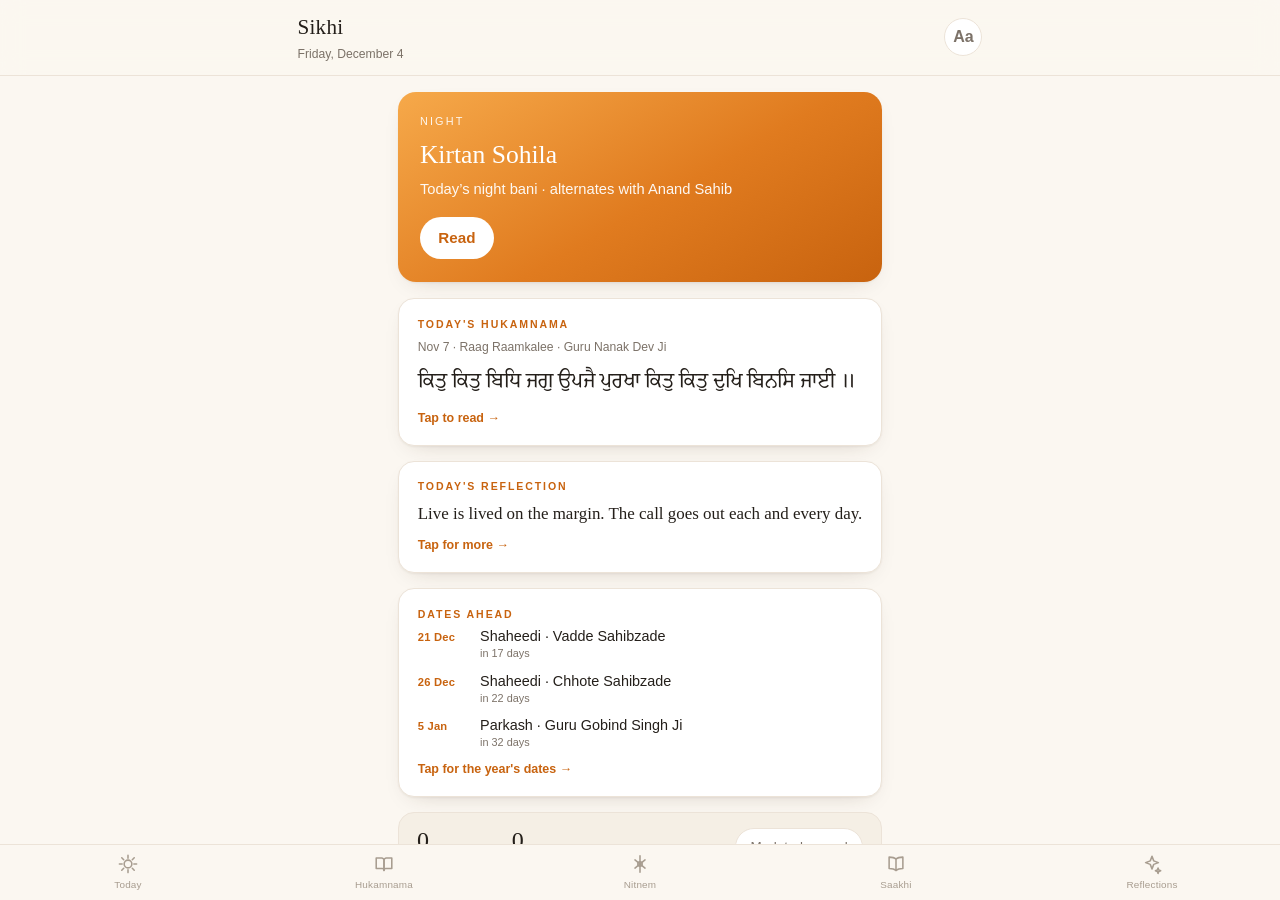
<file: index.html>
<!DOCTYPE html>
<html lang="en">
<head>
<meta charset="utf-8">
<meta name="robots" content="noindex, nofollow">
<meta name="viewport" content="width=device-width,initial-scale=1,viewport-fit=cover">
<title>Sikhi</title>
<meta name="description" content="Nitnem, the daily Hukamnama from Sri Harmandir Sahib, Simran and daily reflections.">
<link rel="manifest" href="manifest.webmanifest">
<meta name="theme-color" content="#e07b1f">
<meta name="apple-mobile-web-app-capable" content="yes">
<meta name="mobile-web-app-capable" content="yes">
<meta name="apple-mobile-web-app-status-bar-style" content="default">
<meta name="apple-mobile-web-app-title" content="Sikhi">
<link rel="apple-touch-icon" href="icons/apple-touch-icon.png">
<link rel="icon" href="icons/icon-192.png">
<link rel="stylesheet" href="styles.css">
</head>
<body>

<header class="topbar">
  <div class="topbar-inner">
    <div>
      <h1 id="topTitle">Sikhi</h1>
      <p id="topSub" class="topSub"></p>
    </div>
    <button id="textSizeBtn" class="icon-btn" title="Text size" aria-label="Text size">Aa</button>
  </div>
</header>

<main id="main">

  <!-- ───────────── TODAY ───────────── -->
  <section class="view" id="view-today">
    <div class="now-card" id="nowCard">
      <p class="now-kicker" id="nowKicker">Now</p>
      <h2 id="nowTitle">…</h2>
      <p class="now-sub" id="nowSub"></p>
      <button class="btn-primary" id="nowRead">Read</button>
    </div>

    <div class="card tap" id="hukamCard">
      <p class="card-kicker">Today's Hukamnama</p>
      <p class="card-meta" id="hukamMeta">From Sri Harmandir Sahib</p>
      <p class="gurmukhi-line" id="hukamLine">…</p>
      <p class="card-more">Tap to read →</p>
    </div>

    <div class="card tap" id="reflectCard">
      <p class="card-kicker">Today's reflection</p>
      <p class="quote" id="reflectQuote">…</p>
      <p class="card-more">Tap for more →</p>
    </div>

    <div class="card tap" id="datesCard">
      <p class="card-kicker">Dates ahead</p>
      <ul class="dates-next" id="datesNext"></ul>
      <p class="card-more" id="datesMore">Tap for the year's dates →</p>
      <div class="dates-all" id="datesAll"></div>
    </div>

    <div class="streak-card">
      <div><span class="streak-num" id="streakNum">0</span><span class="streak-lab">day streak</span></div>
      <div><span class="streak-num" id="readTodayNum">0</span><span class="streak-lab">read today</span></div>
      <button class="btn-ghost" id="markRead">Mark today read</button>
    </div>
  </section>

  <!-- ───────────── HUKAMNAMA ───────────── -->
  <section class="view" id="view-hukamnama" hidden>
    <div id="hukamBody">
      <div class="loading">Loading today's Hukamnama…</div>
    </div>
    <button class="link-btn" id="hukamRefresh">Check for a newer Hukamnama</button>

    <div class="hukam-archive" id="hukamArchive">
      <p class="card-kicker">Past Hukamnamas</p>
      <p class="archive-sub" id="archiveSub">…</p>
      <label class="date-jump-label" for="hukamDateJump">Jump to a date</label>
      <input type="date" id="hukamDateJump" class="date-jump">
      <div id="hukamList"></div>
    </div>
  </section>

  <!-- ───────────── NITNEM ───────────── -->
  <section class="view" id="view-nitnem" hidden>
    <div id="baniList"></div>
  </section>

  <!-- ───────────── SAAKHI ───────────── -->
  <section class="view" id="view-saakhi" hidden>
    <p class="saakhi-intro">Sakhis are kept on this device only — nothing is uploaded.</p>
    <div id="saakhiList"></div>
    <div class="saakhi-actions">
      <button class="btn-ghost" id="saakhiAdd">Write a saakhi</button>
      <button class="btn-ghost" id="saakhiImport">Import a file</button>
      <input type="file" id="saakhiFile" hidden>
    </div>
    <p class="fineprint" id="simranArchiveLine" hidden></p>
  </section>

  <!-- ───────────── REFLECTIONS ───────────── -->
  <section class="view" id="view-reflect" hidden>
    <div class="card reflect-big">
      <p class="card-kicker" id="reflectKicker">Today's reflection</p>
      <p class="quote-big" id="reflectBig">…</p>
      <p class="card-meta" id="reflectSource"></p>
      <div class="reflect-actions">
        <button class="btn-ghost" id="reflectNext">Another</button>
        <button class="btn-ghost" id="reflectToday">Today's</button>
      </div>
    </div>
    <img id="reflectImg" class="reflect-img" alt="" loading="lazy">
    <div class="sech">Inspiration · <span id="galCount">0</span></div>
    <div class="gal" id="gallery"></div>
  </section>

</main>

<!-- bottom navigation -->
<nav class="tabbar" id="tabbar">
  <button class="tab" data-view="today" aria-label="Today">
    <svg viewBox="0 0 24 24" aria-hidden="true"><circle cx="12" cy="12" r="4.2"/><path d="M12 2.6v3M12 18.4v3M2.6 12h3M18.4 12h3M5.2 5.2l2.1 2.1M16.7 16.7l2.1 2.1M18.8 5.2l-2.1 2.1M7.3 16.7l-2.1 2.1"/></svg>
    <span>Today</span>
  </button>
  <button class="tab" data-view="hukamnama" aria-label="Hukamnama">
    <svg viewBox="0 0 24 24" aria-hidden="true"><path d="M3.5 5.5h6a2.5 2.5 0 0 1 2.5 2.5v11a2 2 0 0 0-2-2H3.5z"/><path d="M20.5 5.5h-6A2.5 2.5 0 0 0 12 8v11a2 2 0 0 1 2-2h6.5z"/></svg>
    <span>Hukamnama</span>
  </button>
  <button class="tab" data-view="nitnem" aria-label="Nitnem">
    <svg viewBox="0 0 24 24" aria-hidden="true"><path d="M12 3v18M6.5 7.5l11 9M17.5 7.5l-11 9"/><circle cx="12" cy="12" r="2.4"/></svg>
    <span>Nitnem</span>
  </button>
  <button class="tab" data-view="saakhi" aria-label="Saakhi">
    <svg viewBox="0 0 24 24" aria-hidden="true"><path d="M12 6.6C10.4 5.1 8.4 4.5 4.5 4.5v12.4c3.9 0 5.9.6 7.5 2.1 1.6-1.5 3.6-2.1 7.5-2.1V4.5c-3.9 0-5.9.6-7.5 2.1z"/><path d="M12 6.6V19"/></svg>
    <span>Saakhi</span>
  </button>
  <button class="tab" data-view="reflect" aria-label="Reflections">
    <svg viewBox="0 0 24 24" aria-hidden="true"><path d="M12 3.5l1.9 5.1 5.1 1.9-5.1 1.9L12 17.5l-1.9-5.1L5 10.5l5.1-1.9z"/><path d="M18.6 16.4l.8 2.1 2.1.8-2.1.8-.8 2.1-.8-2.1-2.1-.8 2.1-.8z"/></svg>
    <span>Reflections</span>
  </button>
</nav>

<!-- full-screen bani reader -->
<div class="reader" id="reader" hidden>
  <div class="reader-bar">
    <button class="icon-btn" id="readerBack" aria-label="Back">‹</button>
    <div class="reader-title">
      <strong id="readerName"></strong>
      <span id="readerSub"></span>
    </div>
    <button class="icon-btn" id="readerOpts" aria-label="Display options">Aa</button>
  </div>
  <div class="reader-opts" id="readerOptsPanel" hidden>
    <button class="chip" data-opt="translit" id="toggleTranslit">Transliteration</button>
    <button class="chip" data-opt="english" id="toggleEnglish">English</button>
    <button class="chip" data-opt="gurmukhi" id="toggleGurmukhi">Gurmukhi</button>
    <span class="chip-sep"></span>
    <button class="chip" id="fontDown">A−</button>
    <button class="chip" id="fontUp">A+</button>
    <span class="chip-sep"></span>
    <button class="chip" id="audioFollow" hidden>Follow</button>
    <button class="chip" id="audioSwap" hidden>♪ Audio</button>
    <button class="chip" id="audioClear" hidden>✕</button>
  </div>
  <div class="reader-body" id="readerBody"></div>

  <!-- listen-along player: shown only for banis that have a recitation -->
  <div class="audio-bar" id="audioBar" hidden>
    <div class="ab-row">
      <button class="ab-play" id="audioPlay" aria-label="Play">▶</button>
      <div class="ab-mid">
        <input type="range" id="audioSeek" min="0" max="1000" value="0" step="1" aria-label="Seek">
        <div class="ab-times"><span id="audioNow">0:00</span><span id="audioDur">0:00</span></div>
      </div>
    </div>
    <div class="ab-rates" id="audioRates">
      <span class="ab-rate-label">Speed</span>
      <button class="ab-rate" data-rate="1" aria-label="Normal speed">1×</button>
      <button class="ab-rate" data-rate="1.25" aria-label="1.25 times speed">1.25×</button>
      <button class="ab-rate" data-rate="1.5" aria-label="1.5 times speed">1.5×</button>
      <button class="ab-rate" data-rate="2" aria-label="Double speed">2×</button>
    </div>
  </div>

  <!-- a bani with no audio yet: import your own copy, kept on this device only -->
  <div class="add-audio" id="addAudioBar" hidden>
    <button class="aa-btn" id="addAudioBtn">♪ Add audio for this bani</button>
    <span class="aa-note" id="addAudioNote">stays on this device</span>
  </div>
  <!-- no accept attribute on purpose: iOS greys out files whose type it cannot
       match, and a downloaded MP3 often reports a generic type. Validated in JS. -->
  <input type="file" id="audioFile" hidden>
  <!-- no accept / no multiple on the zip input: on iOS that means one tap selects the
       file immediately, instead of checking it and hunting for an "Open" button -->
  <input type="file" id="photoFile" hidden>
  <input type="file" id="photoFileMany" accept="image/*" multiple hidden>
</div>

<!-- saakhi reader -->
<div class="reader" id="saakhiView" hidden>
  <div class="reader-bar">
    <button class="icon-btn" id="saakhiBack" aria-label="Back">‹</button>
    <div class="reader-title"><strong id="saakhiTitle"></strong><span id="saakhiSub"></span></div>
    <button class="icon-btn" id="saakhiDel" aria-label="Delete">✕</button>
  </div>
  <div class="reader-body" id="saakhiBody"></div>
</div>

<!-- write a saakhi -->
<div class="reader" id="saakhiEdit" hidden>
  <div class="reader-bar">
    <button class="icon-btn" id="saakhiEditCancel" aria-label="Cancel">‹</button>
    <div class="reader-title"><strong>Write a saakhi</strong><span>kept on this device</span></div>
    <button class="icon-btn" id="saakhiEditSave" aria-label="Save">✓</button>
  </div>
  <div class="reader-body saakhi-edit">
    <input class="saakhi-input" id="saakhiTitleIn" placeholder="Title" aria-label="Title">
    <textarea class="saakhi-textarea" id="saakhiBodyIn" placeholder="The saakhi…" aria-label="Saakhi text"></textarea>
  </div>
</div>

<!-- lightbox -->
<div class="lightbox" id="lightbox" hidden><img id="lightboxImg" alt=""></div>

<script src="app.js"></script>
</body>
</html>
</file>
<file: styles.css>
/* ============================================================
   Sikhi — app styles
   Warm saffron palette, modelled on the Sikh apps on the App Store.
   ============================================================ */

@font-face{
  font-family:'Gurmukhi Serif';
  src:url('fonts/gurmukhi-serif.ttf') format('truetype');
  font-weight:600;font-style:normal;font-display:swap;
}
@font-face{
  font-family:'Gurmukhi Serif';
  src:url('fonts/gurmukhi-serif-regular.ttf') format('truetype');
  font-weight:400;font-style:normal;font-display:swap;
}

:root{
  --bg:#fbf7f1;
  --bg-soft:#f5efe5;
  --card:#ffffff;
  --ink:#241f1a;
  --muted:#7c7268;
  --faint:#a89d90;
  --line:#ece3d8;
  --accent:#e07b1f;
  --accent-deep:#c8630f;
  --accent-soft:#f6a94a;
  --accent-tint:#fdf1e3;
  --shadow:0 1px 2px rgba(60,40,20,.05),0 8px 24px -14px rgba(60,40,20,.28);
  --sans:-apple-system,BlinkMacSystemFont,'Segoe UI',Roboto,Helvetica,Arial,sans-serif;
  --serif:Georgia,'Times New Roman',serif;
  --gurmukhi:'Gurmukhi Serif','Noto Serif Gurmukhi',-apple-system,sans-serif;
  --read:1;                 /* reading scale, driven by app.js */
  --tabbar-h:64px;
}

@media (prefers-color-scheme: dark){
  :root{
    --bg:#15120f; --bg-soft:#1c1815; --card:#221d18; --ink:#f3ece3;
    --muted:#a99e92; --faint:#7d7368; --line:#332c25;
    --accent:#f0a03c; --accent-deep:#e08a24; --accent-soft:#f7bb6b;
    --accent-tint:#2a2118;
    --shadow:0 1px 2px rgba(0,0,0,.4),0 10px 28px -16px rgba(0,0,0,.8);
  }
}

*{box-sizing:border-box;-webkit-tap-highlight-color:transparent}
html,body{margin:0;padding:0;height:100%}
body{
  background:var(--bg);color:var(--ink);
  font-family:var(--sans);font-size:16px;line-height:1.55;
  -webkit-font-smoothing:antialiased;
  /* The app is a fixed-height shell: the page itself never scrolls, so the top
     bar and tab bar cannot drift. Only <main> scrolls — the same structure the
     bani reader already uses, which is why that one never misbehaved on iOS. */
  display:flex;flex-direction:column;
  height:100dvh;overflow:hidden;
}
main#main{
  flex:1 1 auto;min-height:0;
  overflow-y:auto;-webkit-overflow-scrolling:touch;
}
button{font:inherit;color:inherit;cursor:pointer;border:none;background:none}
::selection{background:var(--accent-soft);color:#241f1a}

/* ───────────── top bar ───────────── */
.topbar{
  position:sticky;top:0;z-index:20;
  background:color-mix(in srgb,var(--bg) 88%,transparent);
  backdrop-filter:saturate(160%) blur(12px);
  border-bottom:1px solid var(--line);
  padding-top:env(safe-area-inset-top);
}
.topbar-inner{
  max-width:720px;margin:0 auto;padding:.7rem 1.1rem;
  display:flex;align-items:center;justify-content:space-between;gap:1rem;
}
.topbar h1{font-family:var(--serif);font-weight:400;font-size:1.32rem;margin:0;letter-spacing:.01em}
.topSub{margin:.05rem 0 0;font-size:.76rem;color:var(--muted)}
.icon-btn{
  min-width:38px;height:38px;border-radius:999px;border:1px solid var(--line);
  background:var(--card);color:var(--muted);font-size:1rem;font-weight:600;
  display:flex;align-items:center;justify-content:center;
}
.icon-btn:active{background:var(--accent-tint);color:var(--accent-deep)}

main{max-width:720px;margin:0 auto;padding:1rem 1.1rem 2.5rem}
.view[hidden]{display:none}
.loading{color:var(--muted);font-style:italic;padding:2rem 0;text-align:center}

/* ───────────── today ───────────── */
.now-card{
  background:linear-gradient(150deg,var(--accent-soft),var(--accent) 55%,var(--accent-deep));
  color:#fff;border-radius:18px;padding:1.3rem 1.35rem 1.4rem;
  box-shadow:var(--shadow);margin-bottom:1rem;
}
.now-kicker{margin:0;font-size:.68rem;letter-spacing:.2em;text-transform:uppercase;opacity:.9}
.now-card h2{font-family:var(--serif);font-weight:400;font-size:1.6rem;margin:.35rem 0 .2rem}
.now-sub{margin:0 0 1rem;font-size:.92rem;opacity:.94}
.btn-primary{
  background:#fff;color:var(--accent-deep);font-weight:600;
  padding:.6rem 1.15rem;border-radius:999px;font-size:.95rem;
}
.btn-primary:active{transform:scale(.97)}

.card{
  background:var(--card);border:1px solid var(--line);border-radius:16px;
  padding:1.05rem 1.15rem;margin-bottom:.9rem;box-shadow:var(--shadow);
}
.card.tap{cursor:pointer}
.card.tap:active{background:var(--accent-tint)}
.card-kicker{margin:0 0 .35rem;font-size:.66rem;letter-spacing:.18em;text-transform:uppercase;color:var(--accent-deep);font-weight:700}
.card-meta{margin:0 0 .5rem;font-size:.76rem;color:var(--muted)}
.card-more{margin:.55rem 0 0;font-size:.78rem;color:var(--accent-deep);font-weight:600}
.gurmukhi-line{font-family:var(--gurmukhi);font-size:1.28rem;line-height:1.75;margin:0}
.quote{font-family:var(--serif);font-size:1.06rem;line-height:1.6;margin:0}

.streak-card{
  display:flex;align-items:center;gap:1rem;flex-wrap:wrap;
  background:var(--bg-soft);border:1px solid var(--line);border-radius:16px;
  padding:.9rem 1.1rem;
}
.streak-card>div{display:flex;flex-direction:column;line-height:1.15}
.streak-num{font-family:var(--serif);font-size:1.5rem}
.streak-lab{font-size:.68rem;color:var(--muted);text-transform:uppercase;letter-spacing:.1em}
.streak-card .btn-ghost{margin-left:auto}

.btn-ghost{
  border:1px solid var(--line);background:var(--card);color:var(--muted);
  padding:.5rem .9rem;border-radius:999px;font-size:.84rem;
}
.btn-ghost:active{border-color:var(--accent);color:var(--accent-deep)}

/* ───────────── nitnem list ───────────── */
.slot-head{
  font-size:.68rem;letter-spacing:.2em;text-transform:uppercase;color:var(--accent-deep);
  font-weight:700;margin:1.5rem 0 .6rem;
}
.slot-head:first-child{margin-top:.2rem}
.bani-item{
  display:flex;align-items:center;gap:.9rem;width:100%;text-align:left;
  background:var(--card);border:1px solid var(--line);border-radius:14px;
  padding:.85rem 1rem;margin-bottom:.55rem;box-shadow:var(--shadow);
}
.bani-item:active{background:var(--accent-tint)}
.bani-badge{
  flex:0 0 40px;height:40px;border-radius:12px;background:var(--accent-tint);
  color:var(--accent-deep);display:flex;align-items:center;justify-content:center;
  font-family:var(--gurmukhi);font-size:1.1rem;font-weight:600;
}
.bani-main{flex:1;min-width:0}
.bani-main strong{display:block;font-weight:600;font-size:1rem}
.bani-main em{font-style:normal;font-size:.78rem;color:var(--muted)}
.bani-today{
  font-size:.62rem;font-weight:700;letter-spacing:.1em;text-transform:uppercase;
  color:#fff;background:var(--accent);border-radius:999px;padding:.2rem .5rem;
}
.sech{
  font-size:.68rem;letter-spacing:.2em;text-transform:uppercase;color:var(--accent-deep);
  font-weight:700;margin:1.6rem 0 .7rem;
}

/* ───────────── reader ───────────── */
.reader{
  position:fixed;inset:0;z-index:60;background:var(--bg);
  display:flex;flex-direction:column;
}
.reader[hidden]{display:none}
.reader-bar{
  display:flex;align-items:center;gap:.6rem;padding:.55rem .8rem;
  padding-top:calc(.55rem + env(safe-area-inset-top));
  border-bottom:1px solid var(--line);background:var(--bg);
}
.reader-title{flex:1;min-width:0;display:flex;flex-direction:column;line-height:1.2}
.reader-title strong{font-family:var(--serif);font-weight:400;font-size:1.05rem;
  overflow:hidden;text-overflow:ellipsis;white-space:nowrap}
.reader-title span{font-size:.72rem;color:var(--muted)}
.reader-opts{
  display:flex;gap:.4rem;flex-wrap:wrap;padding:.55rem .9rem;
  border-bottom:1px solid var(--line);background:var(--bg-soft);
}
.chip{
  border:1px solid var(--line);background:var(--card);color:var(--muted);
  border-radius:999px;padding:.34rem .7rem;font-size:.76rem;
}
.chip.on{background:var(--accent);border-color:var(--accent);color:#fff}
.chip-sep{flex:1}
.reader-body{
  flex:1;overflow-y:auto;-webkit-overflow-scrolling:touch;
  padding:1.1rem 1.15rem calc(3rem + env(safe-area-inset-bottom));
  max-width:720px;margin:0 auto;width:100%;
}
.verse{margin:0 0 1.35rem;padding-bottom:1.1rem;border-bottom:1px solid var(--line)}
.verse:last-child{border-bottom:none}
.verse-q{
  font-size:.7rem;letter-spacing:.14em;text-transform:uppercase;color:var(--accent-deep);
  font-weight:700;margin:0 0 .5rem;
}
.verse-g{
  font-family:var(--gurmukhi);font-size:calc(1.42rem * var(--read));
  line-height:1.95;margin:0 0 .45rem;font-weight:600;
}
.verse-t{
  font-style:italic;color:var(--accent-deep);font-size:calc(.9rem * var(--read));
  line-height:1.6;margin:0 0 .45rem;
}
.verse-e{
  font-family:var(--serif);font-size:calc(1rem * var(--read));
  line-height:1.65;margin:0;white-space:pre-line;color:var(--ink);
}
.verse-e.only{font-size:calc(1.06rem * var(--read));line-height:1.7}

/* ───────────── listen-along player ───────────── */
.bani-audio{color:var(--accent);font-size:.9rem}
.audio-bar{
  display:flex;flex-direction:column;gap:.45rem;
  padding:.5rem .9rem calc(.5rem + env(safe-area-inset-bottom));
  border-top:1px solid var(--line);
  background:var(--bg-soft);   /* opaque: same iOS fixed-position bug as the tab bar */
}
.ab-row{display:flex;align-items:center;gap:.7rem}
.ab-rates{display:flex;align-items:center;gap:.32rem;flex-wrap:wrap}
.ab-rate-label{
  font-size:.6rem;color:var(--muted);letter-spacing:.06em;
  text-transform:uppercase;margin-right:.1rem;
}
.ab-rate.on{background:var(--accent);color:#fff;border-color:var(--accent)}
.audio-bar[hidden]{display:none}
.ab-play{
  flex:none;width:44px;height:44px;border-radius:50%;
  background:var(--accent);color:#fff;font-size:.95rem;
  display:flex;align-items:center;justify-content:center;box-shadow:var(--shadow);
}
.ab-play:active{transform:scale(.95)}
.ab-mid{flex:1;min-width:0;display:flex;flex-direction:column;gap:.1rem}
.ab-times{
  display:flex;justify-content:space-between;
  font-size:.68rem;color:var(--muted);font-variant-numeric:tabular-nums;
}
#audioSeek{-webkit-appearance:none;appearance:none;width:100%;height:18px;margin:0;background:transparent}
#audioSeek::-webkit-slider-runnable-track{height:4px;border-radius:999px;background:var(--line)}
#audioSeek::-webkit-slider-thumb{
  -webkit-appearance:none;appearance:none;width:14px;height:14px;border-radius:50%;
  background:var(--accent);margin-top:-5px;
}
#audioSeek::-moz-range-track{height:4px;border-radius:999px;background:var(--line)}
#audioSeek::-moz-range-thumb{width:14px;height:14px;border:none;border-radius:50%;background:var(--accent)}
.ab-rate{
  flex:none;min-width:48px;height:32px;border-radius:999px;border:1px solid var(--line);
  background:var(--card);color:var(--muted);font-size:.75rem;font-weight:600;
  font-variant-numeric:tabular-nums;
}
.ab-rate:active{background:var(--accent-tint);color:var(--accent-deep)}
/* the verse currently being recited */
.verse.on{
  background:var(--accent-tint);border-radius:12px;
  padding:.5rem .7rem 1.1rem;margin:-.5rem -.7rem 1.35rem;
  box-shadow:0 0 0 1px var(--line);
}
.verse.on .verse-g{color:var(--accent-deep)}

/* import-your-own-audio row (shown only when a bani has no audio) */
.add-audio{
  display:flex;flex-direction:column;align-items:center;gap:.25rem;
  padding:.7rem .9rem calc(.7rem + env(safe-area-inset-bottom));
  border-top:1px solid var(--line);background:var(--bg-soft);
}
.add-audio[hidden]{display:none}
.aa-btn{
  border:1px dashed var(--line);background:var(--card);color:var(--accent-deep);
  border-radius:999px;padding:.5rem 1.1rem;font-size:.82rem;font-weight:600;
}
.aa-btn:active{background:var(--accent-tint)}
.aa-note{font-size:.66rem;color:var(--muted)}
.gal-empty{
  grid-column:1/-1;display:flex;flex-direction:column;align-items:center;gap:.4rem;
  padding:2rem 1rem;text-align:center;color:var(--muted);font-size:.85rem;
}
#toast{
  position:fixed;left:50%;bottom:calc(84px + env(safe-area-inset-bottom));
  transform:translate(-50%,12px);max-width:88vw;text-align:center;
  padding:.6rem .9rem;border-radius:14px;font-size:.8rem;line-height:1.35;
  background:rgba(28,24,20,.94);color:#f4efe6;box-shadow:0 8px 24px rgba(0,0,0,.28);
  opacity:0;pointer-events:none;transition:opacity .18s,transform .18s;z-index:60;
}
#toast.on{opacity:1;transform:translate(-50%,0)}
.link-btn{
  border:none;background:none;color:var(--muted);font-size:.72rem;
  text-decoration:underline;text-underline-offset:3px;padding:.35rem .2rem;
}
.gal-add{
  display:flex;align-items:center;justify-content:center;
  border:1px dashed var(--line);background:var(--card);color:var(--accent-deep);
  border-radius:inherit;font-size:1.3rem;min-height:100%;
}

/* ───────────── Sikh dates ───────────── */
.dates-next{list-style:none;margin:.35rem 0 0;padding:0;display:flex;flex-direction:column;gap:.6rem}
.dates-next li{display:grid;grid-template-columns:3.2rem 1fr;gap:0 .7rem}
.dn-date{grid-row:span 2;font-size:.7rem;font-weight:700;color:var(--accent-deep);
  letter-spacing:.02em;padding-top:.1rem}
.dn-name{font-size:.9rem;line-height:1.25}
.dn-when{font-size:.68rem;color:var(--muted)}
.dn-empty{display:block;font-size:.8rem;color:var(--muted)}
.dates-all{display:none;margin-top:.9rem;border-top:1px solid var(--line);padding-top:.4rem}
.dates-all.open{display:block}
.date-month{
  margin:1.1rem 0 .1rem;font-size:.68rem;font-weight:700;letter-spacing:.09em;
  text-transform:uppercase;color:var(--accent-deep);
}
.date-month:first-child{margin-top:.2rem}
.date-row{display:flex;gap:.85rem;padding:.9rem 0;border-bottom:1px solid var(--line)}
.date-row.past{opacity:.5}
.dr-md{flex:none;width:3.2rem;font-size:.72rem;font-weight:700;color:var(--accent-deep);padding-top:.15rem}
.dr-main{display:flex;flex-direction:column;gap:.25rem;font-size:.9rem;line-height:1.4}
.dr-main span{color:var(--muted)}
.dr-main em{font-size:.68rem;color:var(--accent-deep);font-style:normal}
.date-credit{margin:1.2rem 0 0;font-size:.66rem;color:var(--muted);line-height:1.45}

/* ───────────── saakhi ───────────── */
.saakhi-intro{margin:.2rem 0 .9rem;font-size:.8rem;color:var(--muted)}
.saakhi-item{
  display:flex;flex-direction:column;gap:.25rem;width:100%;text-align:left;
  padding:.95rem .1rem;border:none;border-bottom:1px solid var(--line);background:none;color:inherit;
}
.saakhi-item:active{background:var(--accent-tint);border-radius:10px}
.saakhi-item strong{font-size:.95rem;line-height:1.3}
.saakhi-item span{font-size:.82rem;color:var(--muted);line-height:1.4}
.saakhi-item em{font-size:.66rem;color:var(--accent-deep);font-style:normal}
.saakhi-empty{font-size:.85rem;color:var(--muted);padding:1.2rem 0}
.saakhi-actions{display:flex;gap:.55rem;margin-top:1.1rem;flex-wrap:wrap}
.saakhi-edit{display:flex;flex-direction:column;gap:.7rem;padding-top:.4rem}
.saakhi-input,.saakhi-textarea{
  width:100%;border:1px solid var(--line);border-radius:12px;padding:.75rem .85rem;
  background:var(--card);color:inherit;font:inherit;font-size:.92rem;
}
.saakhi-input{font-weight:600}
.saakhi-textarea{min-height:52vh;resize:vertical;line-height:1.6}
#saakhiBody p{margin:0 0 1.05rem;line-height:1.68;font-size:calc(1rem * var(--read))}
#saakhiBody p:last-child{margin-bottom:0}

/* ───────────── simran ───────────── */
.simran-wrap{display:flex;flex-direction:column;align-items:center;gap:1rem;padding-top:.4rem}
.seg{display:flex;gap:.35rem;flex-wrap:wrap;justify-content:center}
.simran-tap{
  width:min(74vw,320px);aspect-ratio:1;border-radius:50%;
  background:radial-gradient(circle at 32% 28%,var(--accent-soft),var(--accent) 60%,var(--accent-deep));
  color:#fff;display:flex;flex-direction:column;align-items:center;justify-content:center;
  gap:.15rem;box-shadow:var(--shadow);transition:transform .06s;
}
.simran-tap:active{transform:scale(.975)}
.simran-glyph{font-family:var(--gurmukhi);font-size:2.6rem;line-height:1;opacity:.95}
.simran-count{font-family:var(--serif);font-size:3.4rem;line-height:1}
.simran-hint{font-size:.7rem;opacity:.85;letter-spacing:.04em}
.mala{display:flex;gap:.28rem;flex-wrap:wrap;justify-content:center;max-width:300px}
.mala i{width:7px;height:7px;border-radius:50%;background:var(--line)}
.mala i.on{background:var(--accent)}
.simran-stats{display:flex;gap:2.2rem}
.simran-stats>div{display:flex;flex-direction:column;align-items:center;line-height:1.15}
.stat-num{font-family:var(--serif);font-size:1.35rem}
.stat-lab{font-size:.66rem;color:var(--muted);text-transform:uppercase;letter-spacing:.1em}
.simran-actions{display:flex;gap:.5rem}
.fineprint{font-size:.7rem;color:var(--faint);margin:0}

/* ───────────── reflections ───────────── */
.reflect-big{padding:1.3rem 1.25rem}
.quote-big{font-family:var(--serif);font-size:1.22rem;line-height:1.65;margin:0 0 .8rem}
.reflect-actions{display:flex;gap:.5rem;margin-top:.9rem}
.reflect-img{width:100%;border-radius:16px;border:1px solid var(--line);margin:.2rem 0 0;display:block}
.gal{display:grid;grid-template-columns:repeat(auto-fill,minmax(104px,1fr));gap:.5rem}
.gal button{padding:0;border-radius:10px;overflow:hidden;border:1px solid var(--line);background:var(--bg-soft)}
.gal img{width:100%;height:104px;object-fit:cover;display:block}
.lightbox{
  position:fixed;inset:0;z-index:80;background:rgba(20,16,12,.94);
  display:flex;align-items:center;justify-content:center;padding:1rem;
}
.lightbox[hidden]{display:none}
.lightbox img{max-width:100%;max-height:100%;border-radius:10px}

/* ───────────── hukamnama ───────────── */
.hukam-head{border-bottom:2px solid var(--accent);padding-bottom:1rem;margin-bottom:1.2rem}
.hukam-head h2{font-family:var(--serif);font-weight:400;font-size:1.5rem;margin:0 0 .3rem}
.hukam-meta{font-size:.8rem;color:var(--muted);margin:0}
.hukam-src{font-size:.72rem;color:var(--faint);margin:.35rem 0 0}
.shabad-head{
  font-size:.68rem;letter-spacing:.16em;text-transform:uppercase;color:var(--accent-deep);
  font-weight:700;margin:1.6rem 0 .7rem;
}

/* tighter reading rhythm on the Hukamnama tab (denser than the bani reader,
   which keeps roomier leading for long recitation sessions) */
#hukamBody .verse{margin-bottom:.85rem;padding-bottom:.7rem}
#hukamBody .verse-g{line-height:1.62}
#hukamBody .verse-t{line-height:1.42;margin-bottom:.35rem}
#hukamBody .verse-e{line-height:1.55}
#hukamBody .shabad-head{margin:1.15rem 0 .55rem}

/* ───────────── hukamnama archive ───────────── */
.hukam-archive{margin-top:2.2rem;padding-top:1.4rem;border-top:1px solid var(--line)}
.archive-sub{margin:.15rem 0 .9rem;font-size:.82rem;color:var(--muted)}
.date-jump-label{display:block;font-size:.66rem;letter-spacing:.07em;text-transform:uppercase;color:var(--faint);margin-bottom:.35rem}
.date-jump{width:100%;box-sizing:border-box;padding:.55rem .7rem;border:1px solid var(--line);border-radius:.7rem;background:var(--card);color:var(--ink);font:inherit;font-size:.9rem;margin-bottom:1rem}
.hukam-item{display:block;width:100%;box-sizing:border-box;text-align:left;padding:.7rem .85rem;margin-bottom:.5rem;border:1px solid var(--line);border-radius:.8rem;background:var(--card);color:var(--ink);font:inherit;cursor:pointer}
.hukam-item.on{border-color:var(--accent);background:var(--accent-tint)}
.hi-row{display:flex;flex-wrap:wrap;align-items:baseline;gap:.45rem}
.hi-row strong{font-size:.86rem}
.hi-row em{font-style:normal;font-size:.74rem;color:var(--muted)}
.hi-verse{display:block;margin-top:.35rem;font-size:.92rem;line-height:1.5;font-family:'Gurmukhi Serif',var(--sans)}
.hukam-back{margin-top:.9rem}

/* ───────────── update bar ───────────── */
#updateBar{
  position:fixed;left:0;right:0;top:0;z-index:60;
  display:flex;align-items:center;justify-content:center;gap:.8rem;
  padding:.55rem 1rem;background:var(--accent-deep);color:#fff;
  font-size:.82rem;font-weight:600;letter-spacing:.01em;
  box-shadow:0 3px 14px rgba(0,0,0,.22);
}
#updateBar button{
  background:#fff;color:var(--accent-deep);border:0;border-radius:999px;
  padding:.32rem .9rem;font:inherit;font-weight:700;cursor:pointer;
}

/* ───────────── tab bar ───────────── */
.tabbar{
  position:relative;z-index:40;flex:none;
  display:flex;justify-content:space-around;align-items:stretch;
  /* Opaque, and deliberately NO backdrop-filter: a backdrop-filter on a
     position:fixed element makes iOS scroll it with the page instead of
     pinning it. Same look, none of the bug. */
  background:var(--bg);
  border-top:1px solid var(--line);
  padding-bottom:env(safe-area-inset-bottom);
}
.tab{
  flex:1;display:flex;flex-direction:column;align-items:center;justify-content:center;
  gap:.18rem;padding:.5rem .2rem .45rem;color:var(--faint);font-size:.62rem;
  letter-spacing:.02em;
}
.tab svg{
  width:22px;height:22px;fill:none;stroke:currentColor;stroke-width:1.7;
  stroke-linecap:round;stroke-linejoin:round;
}
.tab.on{color:var(--accent-deep)}
.tab.on svg{stroke-width:2}
</file>
